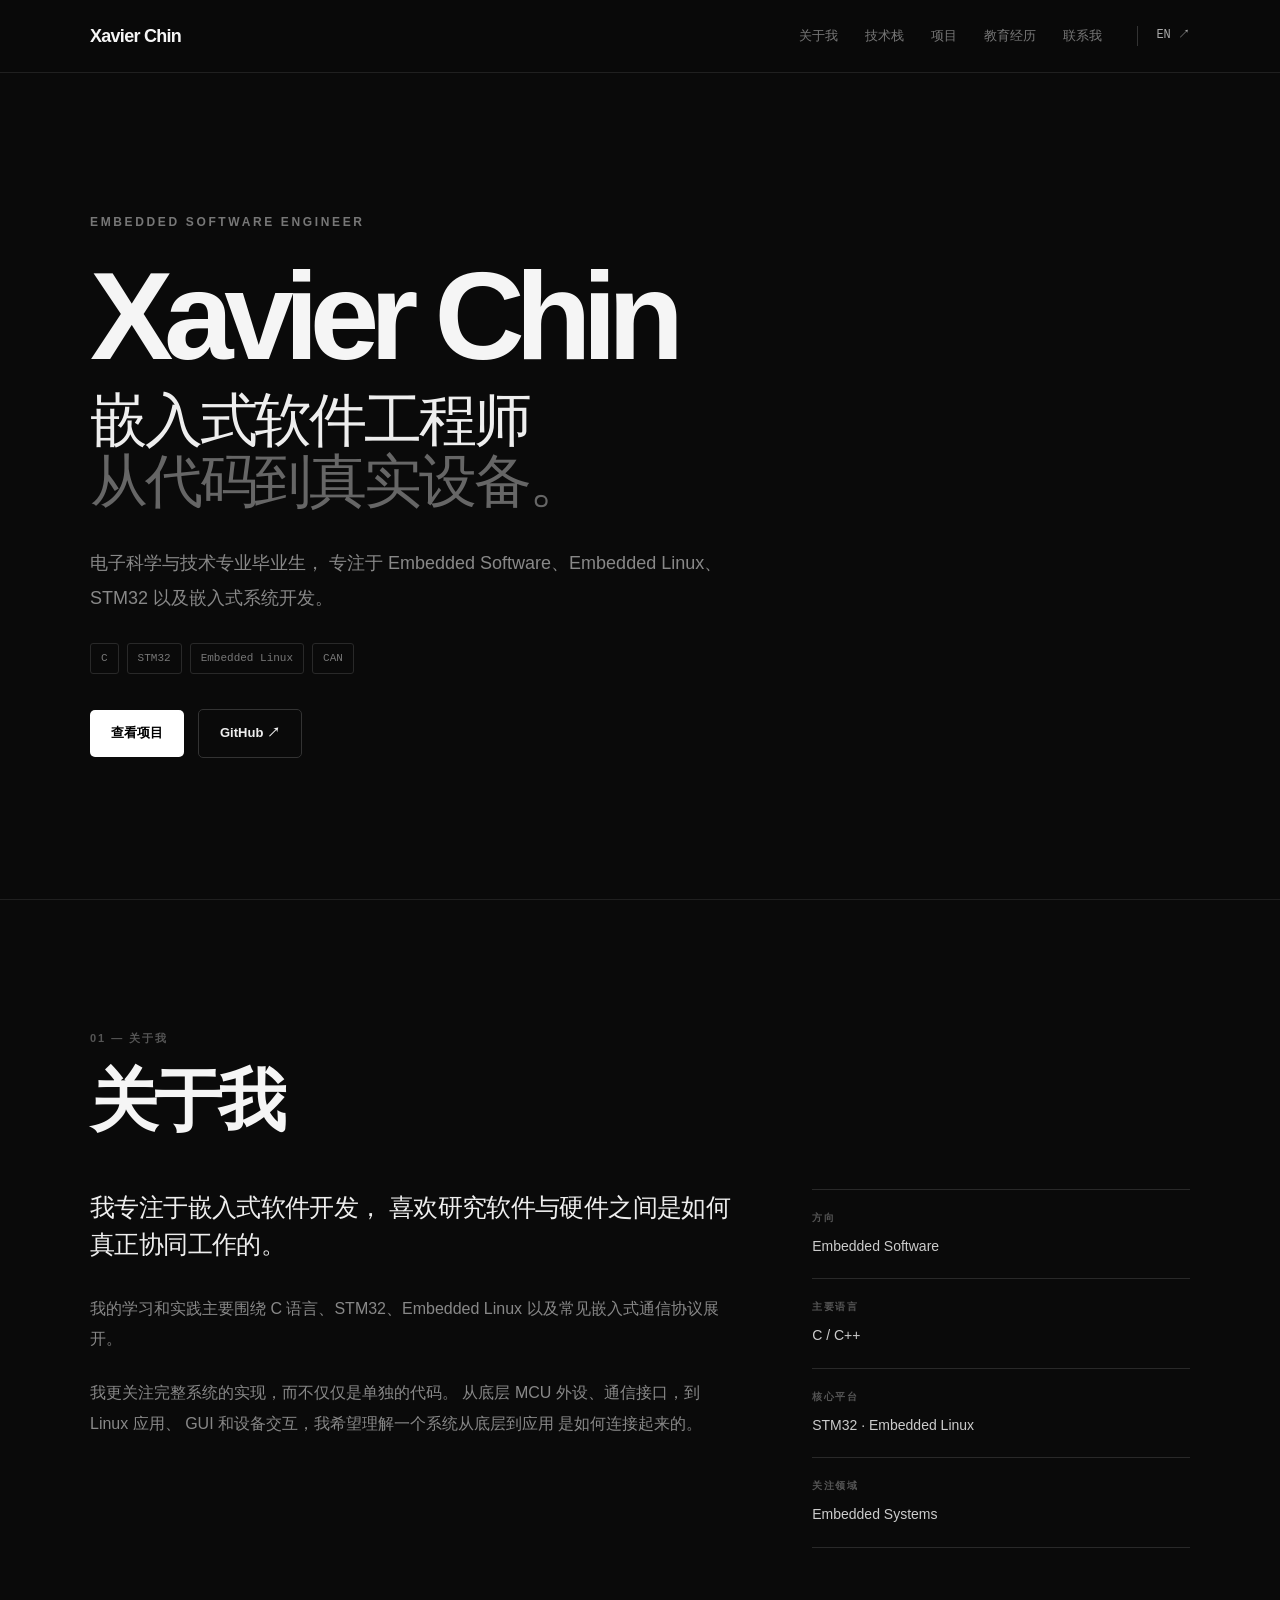
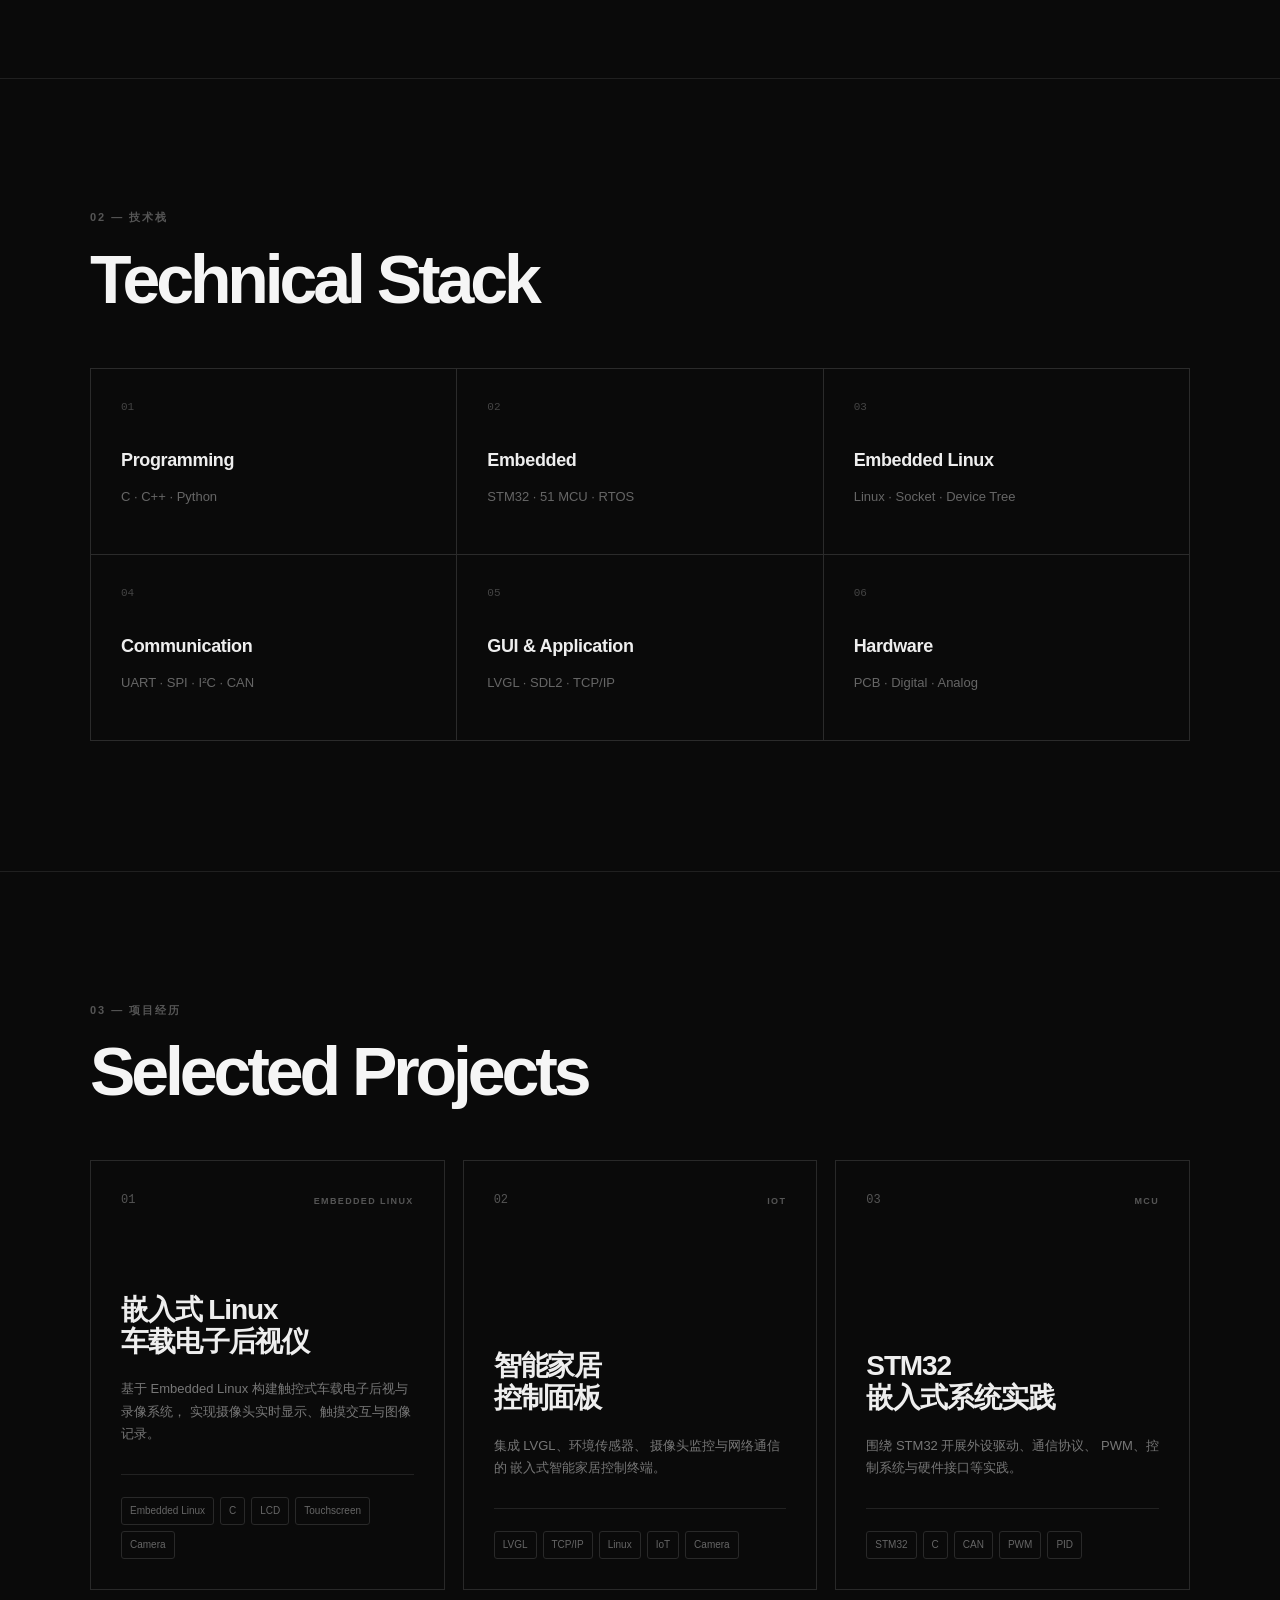
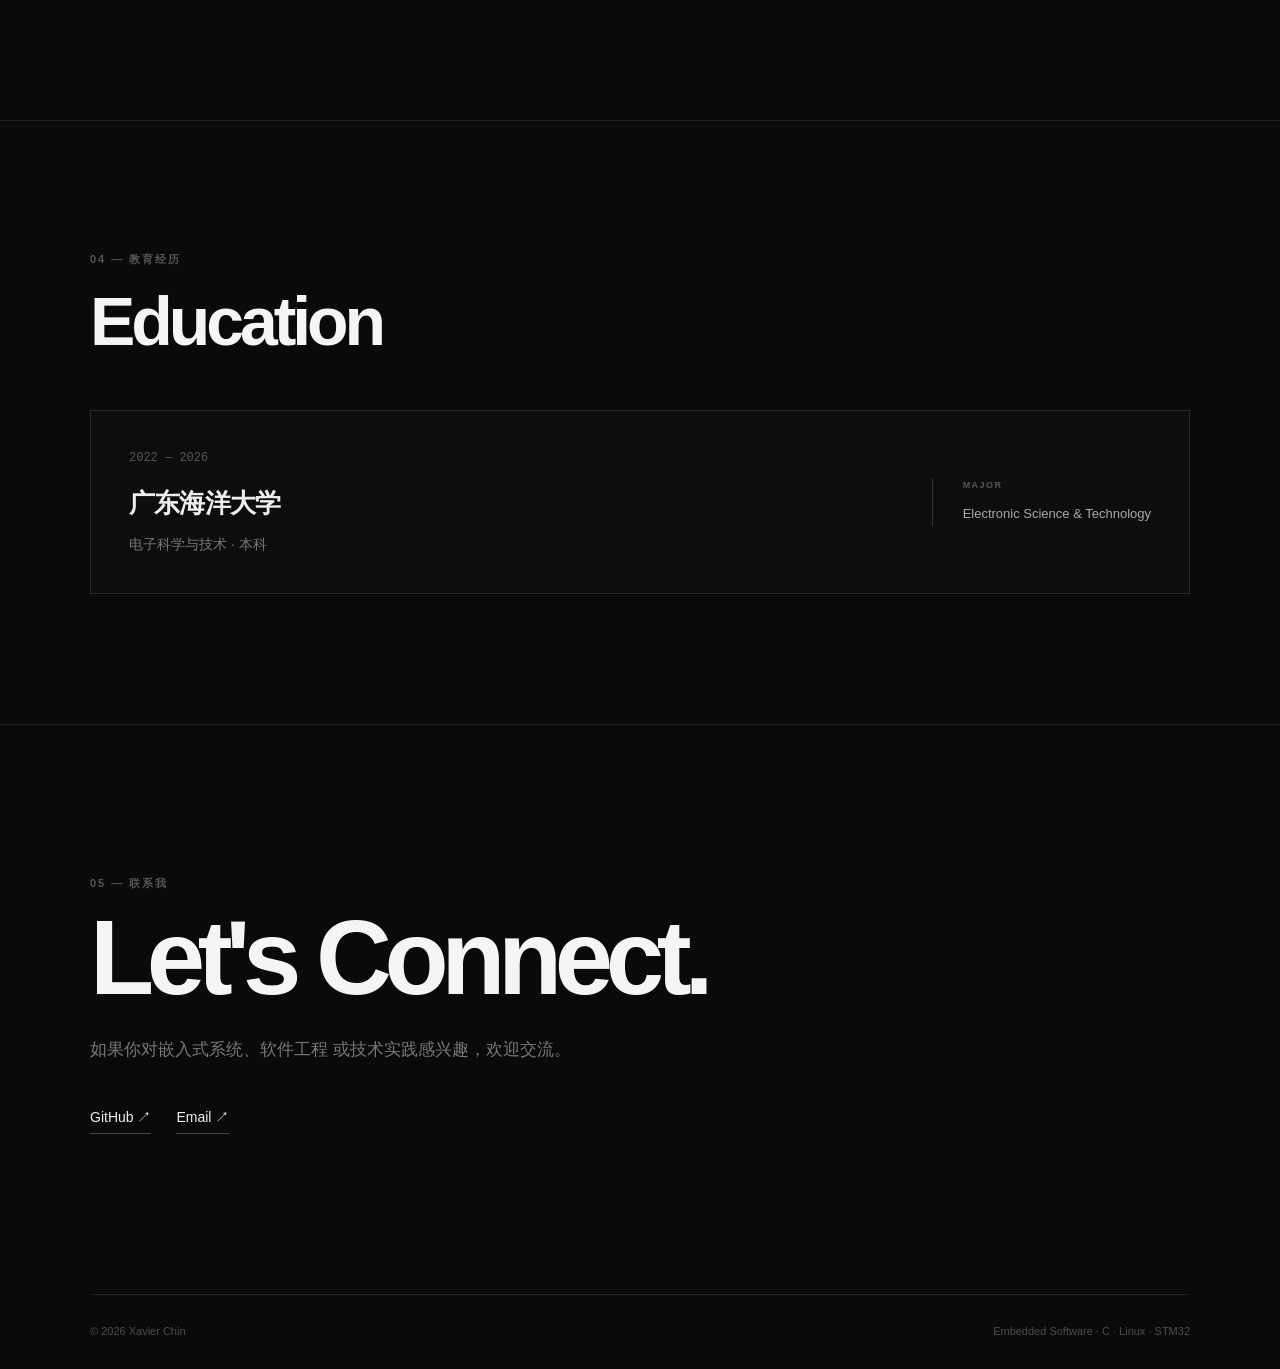
<file: index.html>
<!DOCTYPE html>
<html lang="zh-CN">

<head>
    <meta charset="UTF-8">

    <meta
        name="viewport"
        content="width=device-width, initial-scale=1.0"
    >

    <title>Xavier Chin | 嵌入式软件工程师</title>

    <meta
        name="description"
        content="Xavier Chin 的个人技术主页，专注于嵌入式软件、Embedded Linux、STM32 与通信协议。"
    >

    <link rel="stylesheet" href="style.css">
</head>


<body>

    <!-- =========================
         Navigation
    ========================== -->

    <nav class="navbar">

        <div class="nav-container">

            <a href="#" class="logo">
                Xavier Chin
            </a>


            <div class="nav-links">

                <a href="#about">
                    关于我
                </a>

                <a href="#skills">
                    技术栈
                </a>

                <a href="#projects">
                    项目
                </a>

                <a href="#education">
                    教育经历
                </a>

                <a href="#contact">
                    联系我
                </a>

                <a
                    href="en/"
                    class="language-switch"
                >
                    EN ↗
                </a>

            </div>

        </div>

    </nav>


    <!-- =========================
         Hero
    ========================== -->

    <header class="hero">

        <div class="hero-content">

            <p class="eyebrow">
                EMBEDDED SOFTWARE ENGINEER
            </p>


            <h1>
                Xavier Chin
            </h1>


            <h2>
                嵌入式软件工程师
                <br>
                <span>从代码到真实设备。</span>
            </h2>


            <p class="hero-description">

                电子科学与技术专业毕业生，
                专注于 Embedded Software、Embedded Linux、
                STM32 以及嵌入式系统开发。

            </p>


            <div class="hero-tech">

                <span>C</span>

                <span>STM32</span>

                <span>Embedded Linux</span>

                <span>CAN</span>

            </div>


            <div class="hero-buttons">

                <a
                    href="#projects"
                    class="button primary"
                >
                    查看项目
                </a>


                <a
                    href="https://github.com/ChinXavier"
                    class="button secondary"
                    target="_blank"
                    rel="noopener noreferrer"
                >
                    GitHub ↗
                </a>

            </div>

        </div>

    </header>


    <!-- =========================
         About
    ========================== -->

    <section id="about">

        <div class="container">

            <p class="section-label">
                01 — 关于我
            </p>


            <h2>
                关于我
            </h2>


            <div class="about-grid">


                <div class="about-main">

                    <p class="large-text">

                        我专注于嵌入式软件开发，
                        喜欢研究软件与硬件之间是如何真正协同工作的。

                    </p>


                    <p>

                        我的学习和实践主要围绕
                        C 语言、STM32、Embedded Linux
                        以及常见嵌入式通信协议展开。

                    </p>


                    <p>

                        我更关注完整系统的实现，而不仅仅是单独的代码。
                        从底层 MCU 外设、通信接口，到 Linux 应用、
                        GUI 和设备交互，我希望理解一个系统从底层到应用
                        是如何连接起来的。

                    </p>

                </div>


                <div class="about-side">


                    <div class="info-item">

                        <span>
                            方向
                        </span>

                        <strong>
                            Embedded Software
                        </strong>

                    </div>


                    <div class="info-item">

                        <span>
                            主要语言
                        </span>

                        <strong>
                            C / C++
                        </strong>

                    </div>


                    <div class="info-item">

                        <span>
                            核心平台
                        </span>

                        <strong>
                            STM32 · Embedded Linux
                        </strong>

                    </div>


                    <div class="info-item">

                        <span>
                            关注领域
                        </span>

                        <strong>
                            Embedded Systems
                        </strong>

                    </div>

                </div>

            </div>

        </div>

    </section>


    <!-- =========================
         Skills
    ========================== -->

    <section id="skills">

        <div class="container">

            <p class="section-label">
                02 — 技术栈
            </p>


            <h2>
                Technical Stack
            </h2>


            <div class="skills-grid">


                <div class="skill-card">

                    <span class="skill-number">
                        01
                    </span>

                    <h3>
                        Programming
                    </h3>

                    <p>
                        C · C++ · Python
                    </p>

                </div>


                <div class="skill-card">

                    <span class="skill-number">
                        02
                    </span>

                    <h3>
                        Embedded
                    </h3>

                    <p>
                        STM32 · 51 MCU · RTOS
                    </p>

                </div>


                <div class="skill-card">

                    <span class="skill-number">
                        03
                    </span>

                    <h3>
                        Embedded Linux
                    </h3>

                    <p>
                        Linux · Socket · Device Tree
                    </p>

                </div>


                <div class="skill-card">

                    <span class="skill-number">
                        04
                    </span>

                    <h3>
                        Communication
                    </h3>

                    <p>
                        UART · SPI · I²C · CAN
                    </p>

                </div>


                <div class="skill-card">

                    <span class="skill-number">
                        05
                    </span>

                    <h3>
                        GUI & Application
                    </h3>

                    <p>
                        LVGL · SDL2 · TCP/IP
                    </p>

                </div>


                <div class="skill-card">

                    <span class="skill-number">
                        06
                    </span>

                    <h3>
                        Hardware
                    </h3>

                    <p>
                        PCB · Digital · Analog
                    </p>

                </div>

            </div>

        </div>

    </section>


    <!-- =========================
         Projects
    ========================== -->

    <section id="projects">

        <div class="container">

            <p class="section-label">
                03 — 项目经历
            </p>


            <h2>
                Selected Projects
            </h2>


            <div class="projects-grid">


                <!-- Project 01 -->

                <article class="project-card">

                    <div class="project-top">

                        <span class="project-number">
                            01
                        </span>

                        <span class="project-type">
                            EMBEDDED LINUX
                        </span>

                    </div>


                    <div class="project-content">

                        <h3>
                            嵌入式 Linux
                            <br>
                            车载电子后视仪
                        </h3>


                        <p>

                            基于 Embedded Linux
                            构建触控式车载电子后视与录像系统，
                            实现摄像头实时显示、触摸交互与图像记录。

                        </p>

                    </div>


                    <div class="project-tags">

                        <span>Embedded Linux</span>

                        <span>C</span>

                        <span>LCD</span>

                        <span>Touchscreen</span>

                        <span>Camera</span>

                    </div>

                </article>


                <!-- Project 02 -->

                <article class="project-card">

                    <div class="project-top">

                        <span class="project-number">
                            02
                        </span>

                        <span class="project-type">
                            IOT
                        </span>

                    </div>


                    <div class="project-content">

                        <h3>
                            智能家居
                            <br>
                            控制面板
                        </h3>


                        <p>

                            集成 LVGL、环境传感器、
                            摄像头监控与网络通信的
                            嵌入式智能家居控制终端。

                        </p>

                    </div>


                    <div class="project-tags">

                        <span>LVGL</span>

                        <span>TCP/IP</span>

                        <span>Linux</span>

                        <span>IoT</span>

                        <span>Camera</span>

                    </div>

                </article>


                <!-- Project 03 -->

                <article class="project-card">

                    <div class="project-top">

                        <span class="project-number">
                            03
                        </span>

                        <span class="project-type">
                            MCU
                        </span>

                    </div>


                    <div class="project-content">

                        <h3>
                            STM32
                            <br>
                            嵌入式系统实践
                        </h3>


                        <p>

                            围绕 STM32
                            开展外设驱动、通信协议、
                            PWM、控制系统与硬件接口等实践。

                        </p>

                    </div>


                    <div class="project-tags">

                        <span>STM32</span>

                        <span>C</span>

                        <span>CAN</span>

                        <span>PWM</span>

                        <span>PID</span>

                    </div>

                </article>

            </div>

        </div>

    </section>


    <!-- =========================
         Education
    ========================== -->

    <section id="education">

        <div class="container">

            <p class="section-label">
                04 — 教育经历
            </p>


            <h2>
                Education
            </h2>


            <div class="education-card">


                <div>

                    <span class="education-year">
                        2022 — 2026
                    </span>


                    <h3>
                        广东海洋大学
                    </h3>


                    <p>
                        电子科学与技术 · 本科
                    </p>

                </div>


                <div class="education-detail">

                    <span>
                        MAJOR
                    </span>


                    <strong>
                        Electronic Science & Technology
                    </strong>

                </div>

            </div>

        </div>

    </section>


    <!-- =========================
         Contact
    ========================== -->

    <section id="contact">

        <div class="container">

            <p class="section-label">
                05 — 联系我
            </p>


            <h2>
                Let's Connect.
            </h2>


            <p class="section-text">

                如果你对嵌入式系统、软件工程
                或技术实践感兴趣，欢迎交流。

            </p>


            <div class="contact-links">


                <a
                    href="https://github.com/ChinXavier"
                    target="_blank"
                    rel="noopener noreferrer"
                >
                    GitHub ↗
                </a>


                <a
                    href="mailto:your-email@example.com"
                >
                    Email ↗
                </a>

            </div>

        </div>

    </section>


    <!-- =========================
         Footer
    ========================== -->

    <footer>

        <p>
            © 2026 Xavier Chin
        </p>


        <p>
            Embedded Software · C · Linux · STM32
        </p>

    </footer>


</body>

</html>
</file>
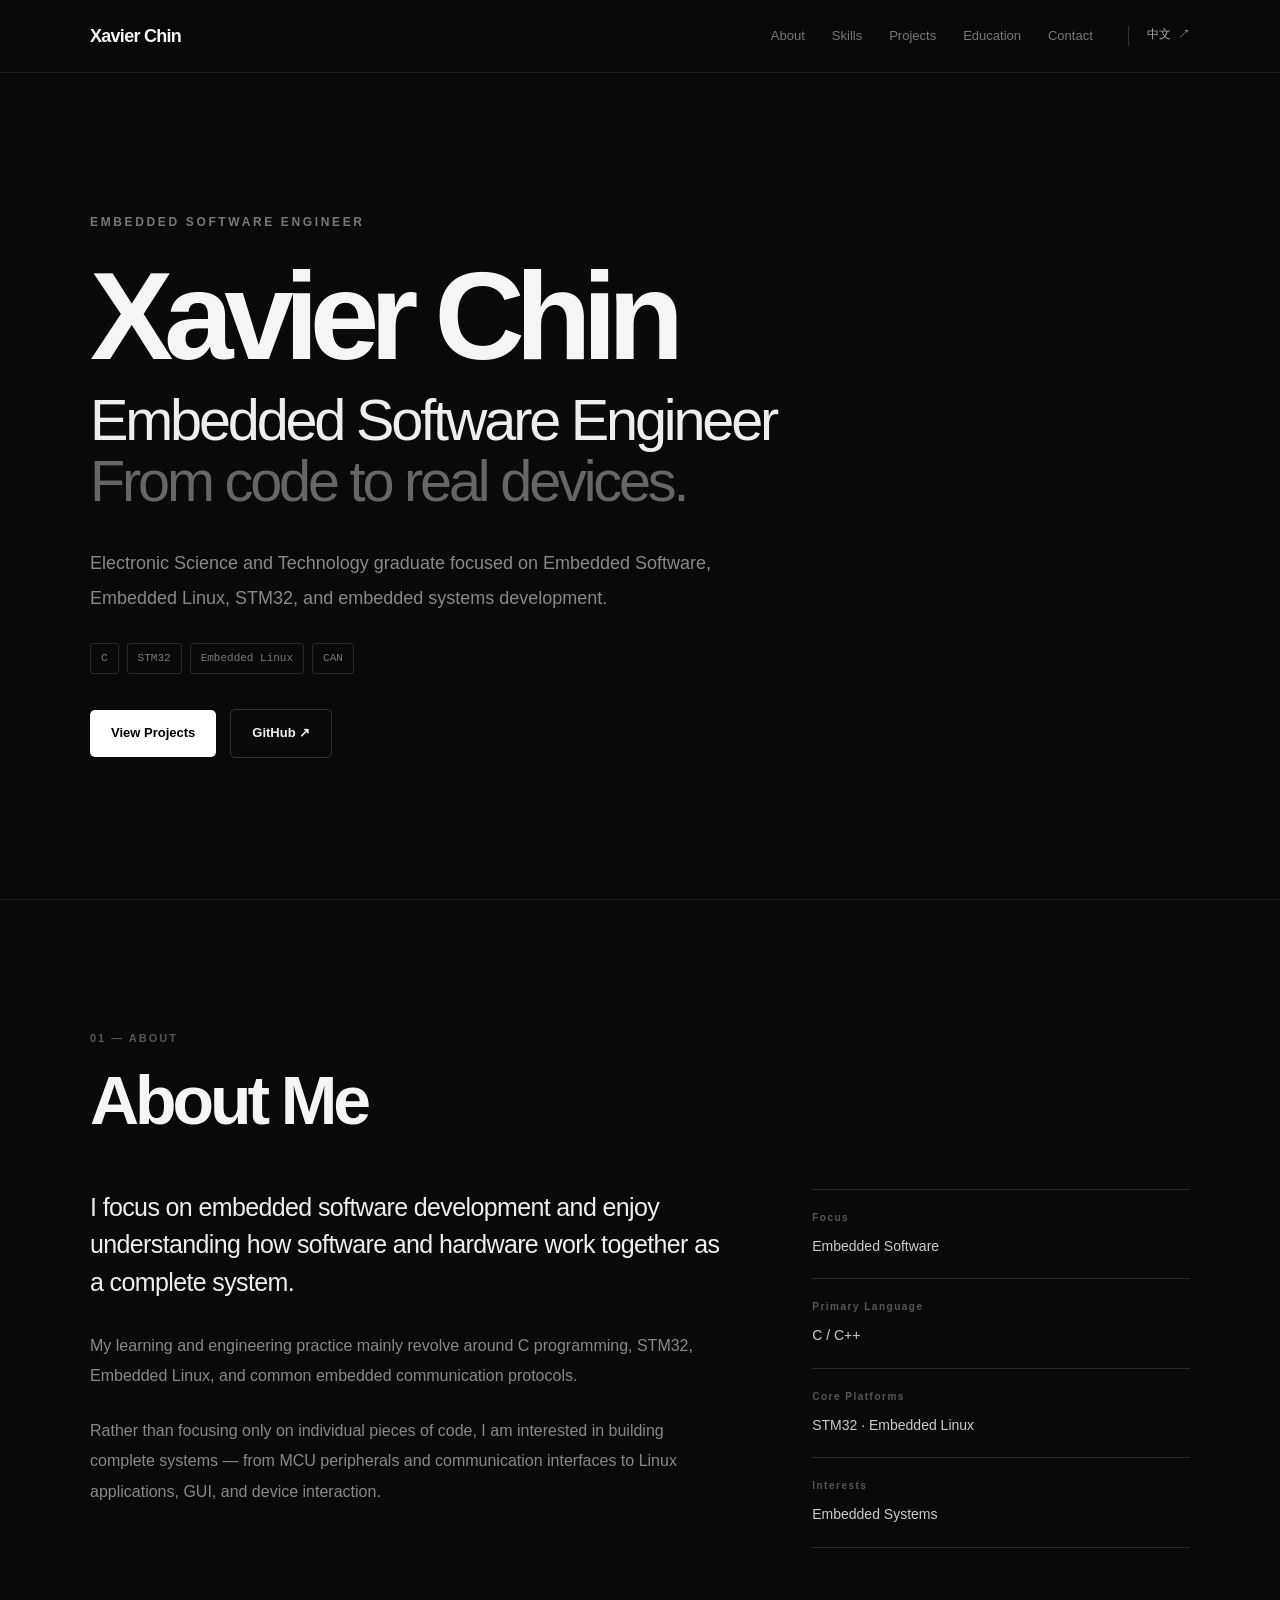
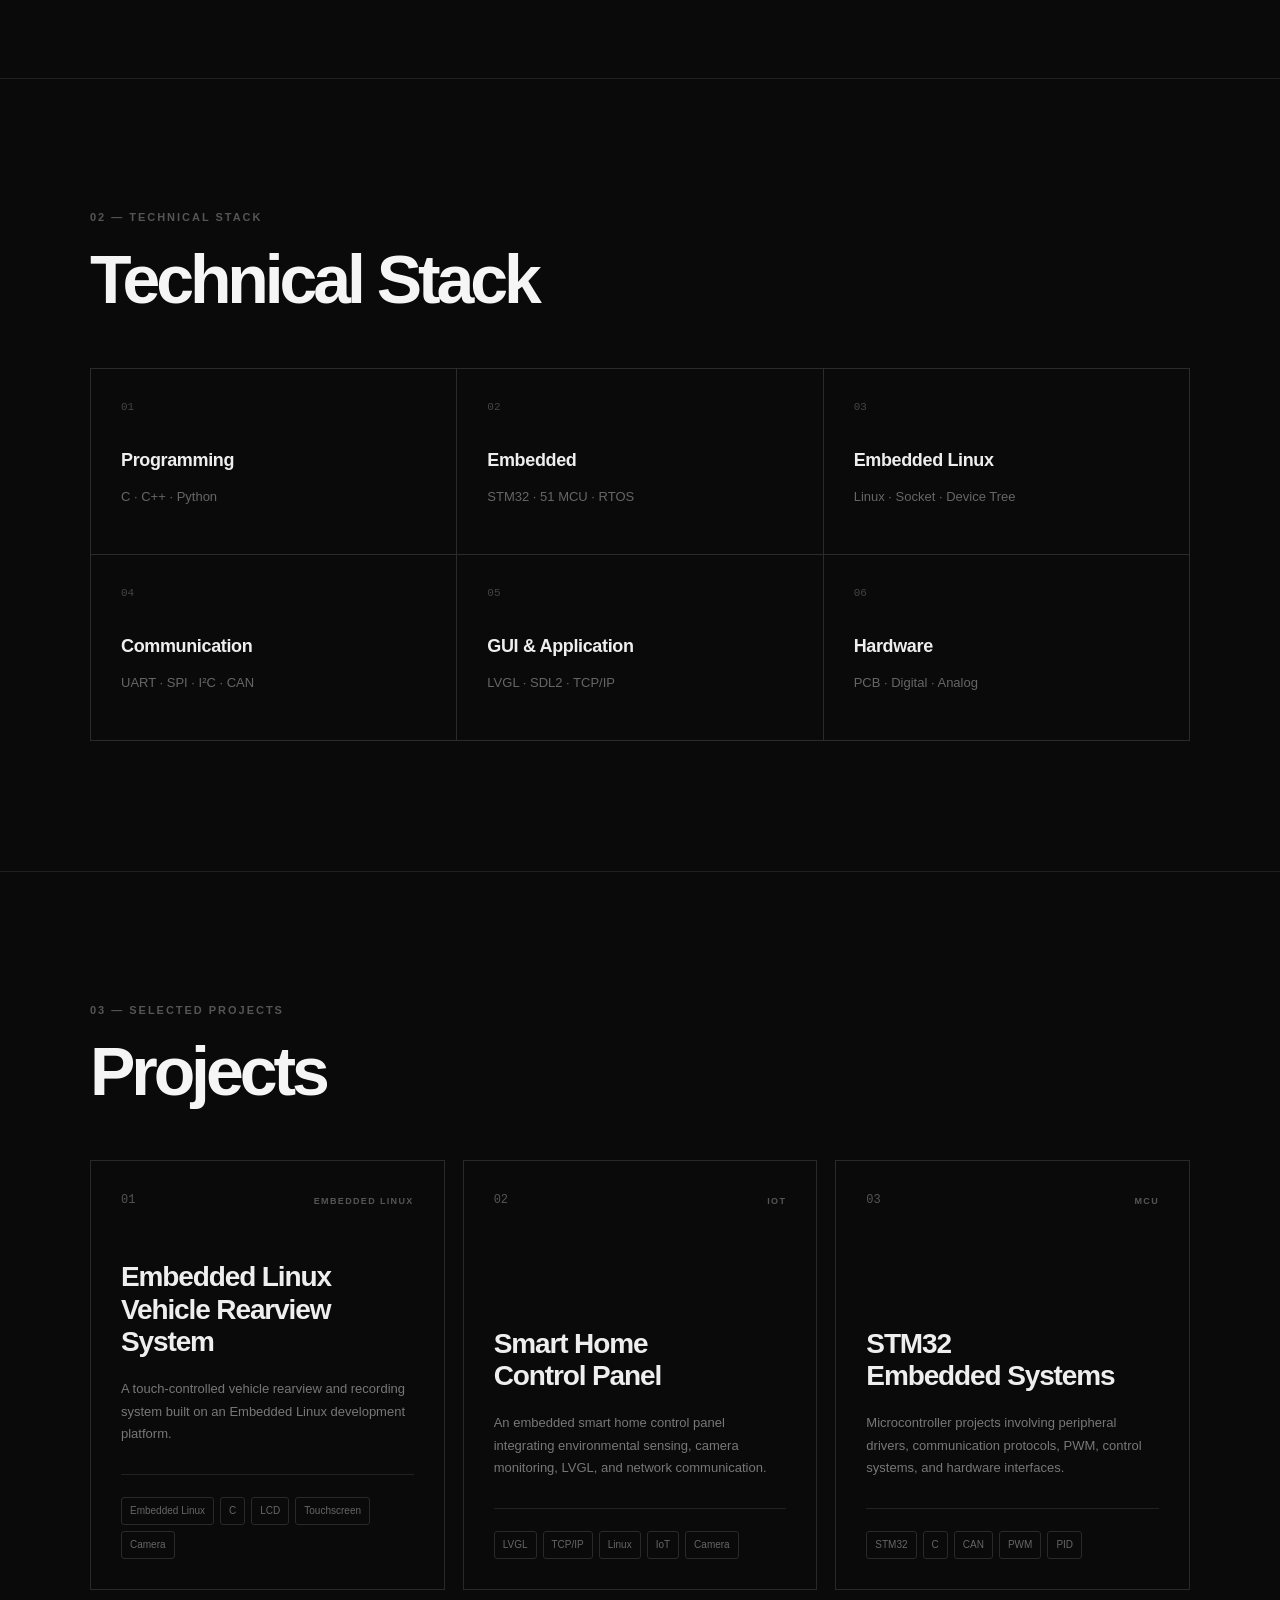
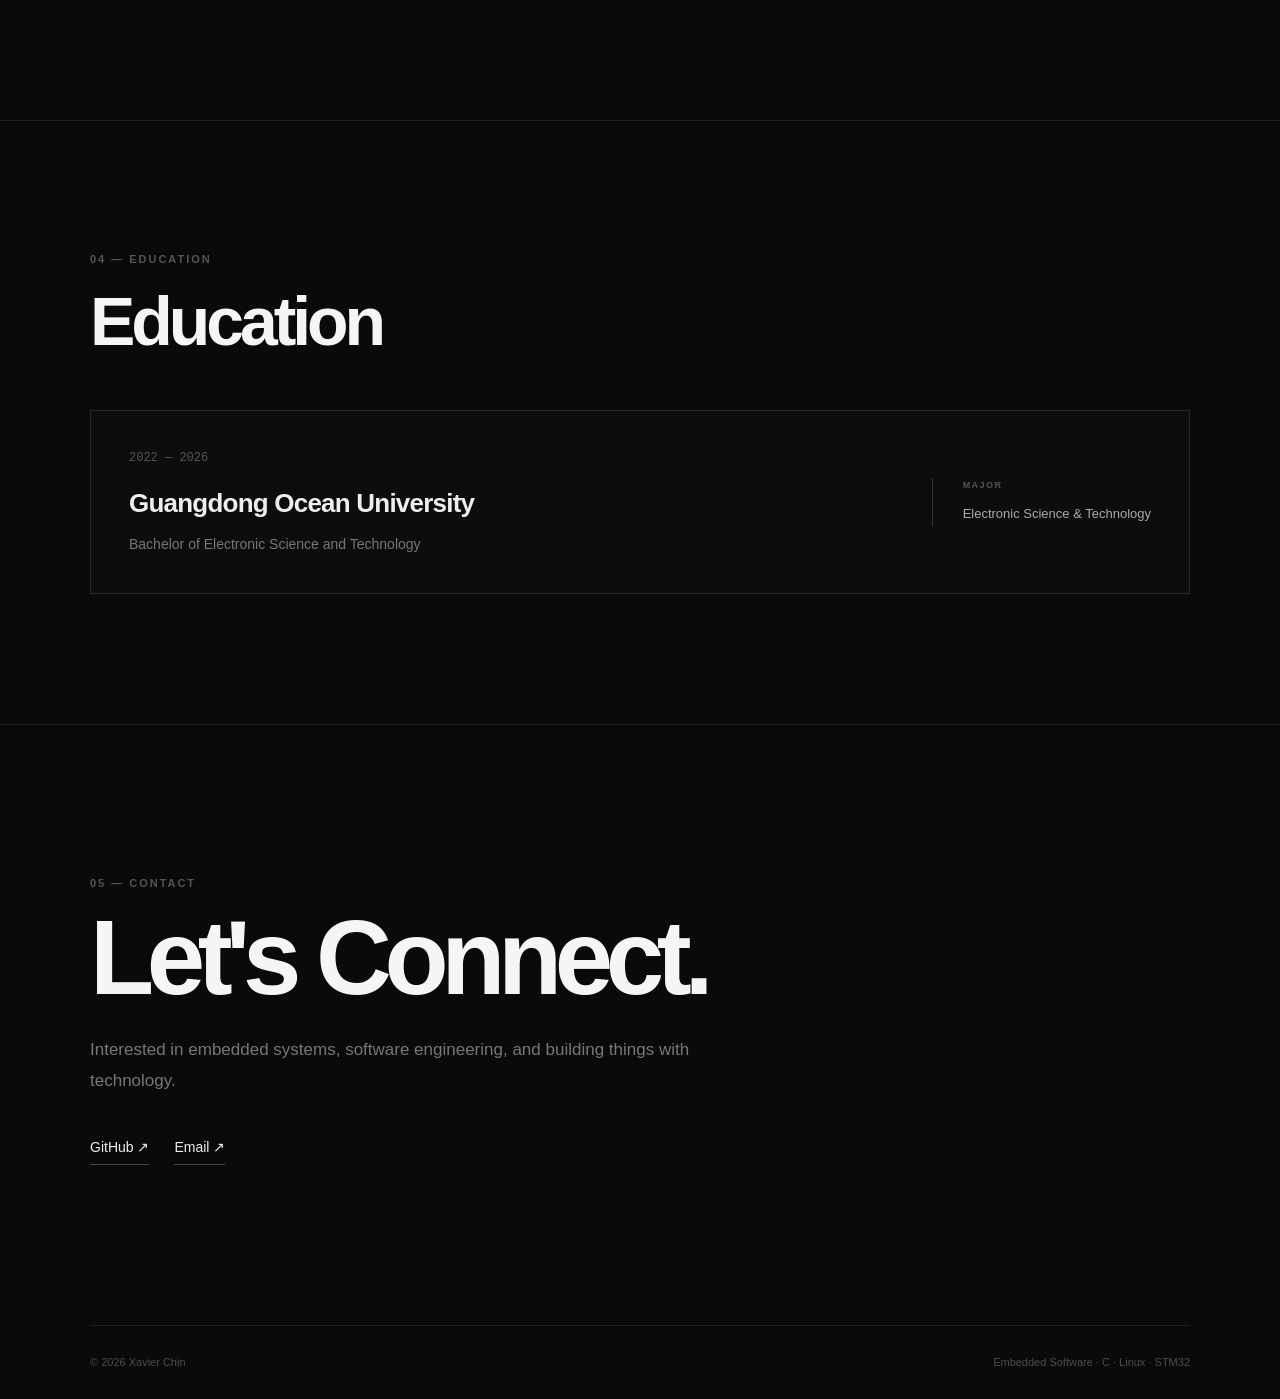
<file: en/index.html>
<!DOCTYPE html>
<html lang="en">

<head>

    <meta charset="UTF-8">

    <meta
        name="viewport"
        content="width=device-width, initial-scale=1.0"
    >

    <title>Xavier Chin | Embedded Software Engineer</title>

    <meta
        name="description"
        content="Xavier Chin — Embedded Software Engineer focused on C, STM32, Embedded Linux and communication protocols."
    >

    <link
        rel="stylesheet"
        href="../style.css"
    >

</head>


<body>


    <!-- =========================
         Navigation
    ========================== -->

    <nav class="navbar">

        <div class="nav-container">

            <a
                href="./"
                class="logo"
            >
                Xavier Chin
            </a>


            <div class="nav-links">

                <a href="#about">
                    About
                </a>

                <a href="#skills">
                    Skills
                </a>

                <a href="#projects">
                    Projects
                </a>

                <a href="#education">
                    Education
                </a>

                <a href="#contact">
                    Contact
                </a>


                <a
                    href="../"
                    class="language-switch"
                >
                    中文 ↗
                </a>

            </div>

        </div>

    </nav>


    <!-- =========================
         Hero
    ========================== -->

    <header class="hero">

        <div class="hero-content">


            <p class="eyebrow">
                EMBEDDED SOFTWARE ENGINEER
            </p>


            <h1>
                Xavier Chin
            </h1>


            <h2>

                Embedded Software Engineer
                <br>

                <span>
                    From code to real devices.
                </span>

            </h2>


            <p class="hero-description">

                Electronic Science and Technology graduate
                focused on Embedded Software, Embedded Linux,
                STM32, and embedded systems development.

            </p>


            <div class="hero-tech">

                <span>C</span>

                <span>STM32</span>

                <span>Embedded Linux</span>

                <span>CAN</span>

            </div>


            <div class="hero-buttons">


                <a
                    href="#projects"
                    class="button primary"
                >
                    View Projects
                </a>


                <a
                    href="https://github.com/ChinXavier"
                    class="button secondary"
                    target="_blank"
                    rel="noopener noreferrer"
                >
                    GitHub ↗
                </a>

            </div>

        </div>

    </header>


    <!-- =========================
         About
    ========================== -->

    <section id="about">

        <div class="container">


            <p class="section-label">
                01 — ABOUT
            </p>


            <h2>
                About Me
            </h2>


            <div class="about-grid">


                <div class="about-main">


                    <p class="large-text">

                        I focus on embedded software development
                        and enjoy understanding how software and
                        hardware work together as a complete system.

                    </p>


                    <p>

                        My learning and engineering practice mainly
                        revolve around C programming, STM32,
                        Embedded Linux, and common embedded
                        communication protocols.

                    </p>


                    <p>

                        Rather than focusing only on individual pieces
                        of code, I am interested in building complete
                        systems — from MCU peripherals and communication
                        interfaces to Linux applications, GUI, and
                        device interaction.

                    </p>

                </div>


                <div class="about-side">


                    <div class="info-item">

                        <span>
                            Focus
                        </span>

                        <strong>
                            Embedded Software
                        </strong>

                    </div>


                    <div class="info-item">

                        <span>
                            Primary Language
                        </span>

                        <strong>
                            C / C++
                        </strong>

                    </div>


                    <div class="info-item">

                        <span>
                            Core Platforms
                        </span>

                        <strong>
                            STM32 · Embedded Linux
                        </strong>

                    </div>


                    <div class="info-item">

                        <span>
                            Interests
                        </span>

                        <strong>
                            Embedded Systems
                        </strong>

                    </div>

                </div>

            </div>

        </div>

    </section>


    <!-- =========================
         Skills
    ========================== -->

    <section id="skills">

        <div class="container">


            <p class="section-label">
                02 — TECHNICAL STACK
            </p>


            <h2>
                Technical Stack
            </h2>


            <div class="skills-grid">


                <div class="skill-card">

                    <span class="skill-number">
                        01
                    </span>

                    <h3>
                        Programming
                    </h3>

                    <p>
                        C · C++ · Python
                    </p>

                </div>


                <div class="skill-card">

                    <span class="skill-number">
                        02
                    </span>

                    <h3>
                        Embedded
                    </h3>

                    <p>
                        STM32 · 51 MCU · RTOS
                    </p>

                </div>


                <div class="skill-card">

                    <span class="skill-number">
                        03
                    </span>

                    <h3>
                        Embedded Linux
                    </h3>

                    <p>
                        Linux · Socket · Device Tree
                    </p>

                </div>


                <div class="skill-card">

                    <span class="skill-number">
                        04
                    </span>

                    <h3>
                        Communication
                    </h3>

                    <p>
                        UART · SPI · I²C · CAN
                    </p>

                </div>


                <div class="skill-card">

                    <span class="skill-number">
                        05
                    </span>

                    <h3>
                        GUI & Application
                    </h3>

                    <p>
                        LVGL · SDL2 · TCP/IP
                    </p>

                </div>


                <div class="skill-card">

                    <span class="skill-number">
                        06
                    </span>

                    <h3>
                        Hardware
                    </h3>

                    <p>
                        PCB · Digital · Analog
                    </p>

                </div>

            </div>

        </div>

    </section>


    <!-- =========================
         Projects
    ========================== -->

    <section id="projects">

        <div class="container">


            <p class="section-label">
                03 — SELECTED PROJECTS
            </p>


            <h2>
                Projects
            </h2>


            <div class="projects-grid">


                <!-- Project 01 -->

                <article class="project-card">


                    <div class="project-top">

                        <span class="project-number">
                            01
                        </span>

                        <span class="project-type">
                            EMBEDDED LINUX
                        </span>

                    </div>


                    <div class="project-content">


                        <h3>

                            Embedded Linux
                            <br>
                            Vehicle Rearview System

                        </h3>


                        <p>

                            A touch-controlled vehicle rearview
                            and recording system built on an
                            Embedded Linux development platform.

                        </p>

                    </div>


                    <div class="project-tags">

                        <span>
                            Embedded Linux
                        </span>

                        <span>
                            C
                        </span>

                        <span>
                            LCD
                        </span>

                        <span>
                            Touchscreen
                        </span>

                        <span>
                            Camera
                        </span>

                    </div>

                </article>


                <!-- Project 02 -->

                <article class="project-card">


                    <div class="project-top">

                        <span class="project-number">
                            02
                        </span>

                        <span class="project-type">
                            IOT
                        </span>

                    </div>


                    <div class="project-content">


                        <h3>

                            Smart Home
                            <br>
                            Control Panel

                        </h3>


                        <p>

                            An embedded smart home control panel
                            integrating environmental sensing,
                            camera monitoring, LVGL, and
                            network communication.

                        </p>

                    </div>


                    <div class="project-tags">

                        <span>
                            LVGL
                        </span>

                        <span>
                            TCP/IP
                        </span>

                        <span>
                            Linux
                        </span>

                        <span>
                            IoT
                        </span>

                        <span>
                            Camera
                        </span>

                    </div>

                </article>


                <!-- Project 03 -->

                <article class="project-card">


                    <div class="project-top">

                        <span class="project-number">
                            03
                        </span>

                        <span class="project-type">
                            MCU
                        </span>

                    </div>


                    <div class="project-content">


                        <h3>

                            STM32
                            <br>
                            Embedded Systems

                        </h3>


                        <p>

                            Microcontroller projects involving
                            peripheral drivers, communication
                            protocols, PWM, control systems,
                            and hardware interfaces.

                        </p>

                    </div>


                    <div class="project-tags">

                        <span>
                            STM32
                        </span>

                        <span>
                            C
                        </span>

                        <span>
                            CAN
                        </span>

                        <span>
                            PWM
                        </span>

                        <span>
                            PID
                        </span>

                    </div>

                </article>

            </div>

        </div>

    </section>


    <!-- =========================
         Education
    ========================== -->

    <section id="education">

        <div class="container">


            <p class="section-label">
                04 — EDUCATION
            </p>


            <h2>
                Education
            </h2>


            <div class="education-card">


                <div>


                    <span class="education-year">
                        2022 — 2026
                    </span>


                    <h3>
                        Guangdong Ocean University
                    </h3>


                    <p>
                        Bachelor of Electronic Science and Technology
                    </p>

                </div>


                <div class="education-detail">


                    <span>
                        MAJOR
                    </span>


                    <strong>
                        Electronic Science & Technology
                    </strong>

                </div>

            </div>

        </div>

    </section>


    <!-- =========================
         Contact
    ========================== -->

    <section id="contact">

        <div class="container">


            <p class="section-label">
                05 — CONTACT
            </p>


            <h2>
                Let's Connect.
            </h2>


            <p class="section-text">

                Interested in embedded systems,
                software engineering, and building
                things with technology.

            </p>


            <div class="contact-links">


                <a
                    href="https://github.com/ChinXavier"
                    target="_blank"
                    rel="noopener noreferrer"
                >
                    GitHub ↗
                </a>


                <a
                    href="mailto:your-email@example.com"
                >
                    Email ↗
                </a>

            </div>

        </div>

    </section>


    <!-- =========================
         Footer
    ========================== -->

    <footer>


        <p>
            © 2026 Xavier Chin
        </p>


        <p>
            Embedded Software · C · Linux · STM32
        </p>


    </footer>


</body>

</html>
</file>
<file: style.css>
/* ========================================
   RESET
======================================== */

* {
    margin: 0;
    padding: 0;
    box-sizing: border-box;
}


html {
    scroll-behavior: smooth;
}


body {
    font-family:
        -apple-system,
        BlinkMacSystemFont,
        "Segoe UI",
        Roboto,
        Helvetica,
        Arial,
        sans-serif;

    background: #0a0a0a;

    color: #f5f5f5;

    line-height: 1.6;

    overflow-x: hidden;
}


a {
    color: inherit;
}


::selection {
    background: #ffffff;
    color: #000000;
}


/* ========================================
   CONTAINER
======================================== */

.container {
    width: min(1100px, 90%);

    margin: 0 auto;
}


section {
    padding: 130px 0;
}


/* ========================================
   NAVIGATION
======================================== */

.navbar {
    position: fixed;

    top: 0;
    left: 0;

    width: 100%;

    z-index: 1000;

    background: rgba(10, 10, 10, 0.84);

    backdrop-filter: blur(14px);

    -webkit-backdrop-filter: blur(14px);

    border-bottom: 1px solid #202020;
}


.nav-container {
    width: min(1100px, 90%);

    height: 72px;

    margin: 0 auto;

    display: flex;

    align-items: center;

    justify-content: space-between;
}


.logo {
    text-decoration: none;

    font-size: 18px;

    font-weight: 700;

    letter-spacing: -0.04em;
}


.nav-links {
    display: flex;

    align-items: center;

    gap: 27px;
}


.nav-links a {
    text-decoration: none;

    color: #777;

    font-size: 13px;

    transition: color 0.2s ease;
}


.nav-links a:hover {
    color: #ffffff;
}


.nav-links .language-switch {
    margin-left: 8px;

    padding-left: 18px;

    border-left: 1px solid #333;

    color: #aaa;

    font-family: monospace;

    font-size: 12px;
}


.nav-links .language-switch:hover {
    color: #fff;
}


/* ========================================
   HERO
======================================== */

.hero {
    min-height: 100vh;

    display: flex;

    align-items: center;

    padding-top: 72px;

    border-bottom: 1px solid #202020;
}


.hero-content {
    width: min(1100px, 90%);

    margin: 0 auto;
}


.eyebrow {
    margin-bottom: 28px;

    color: #777;

    font-size: 12px;

    font-weight: 700;

    letter-spacing: 0.22em;
}


.hero h1 {
    margin-bottom: 18px;

    font-size: clamp(64px, 10vw, 125px);

    line-height: 0.9;

    letter-spacing: -0.075em;
}


.hero h2 {
    max-width: 900px;

    margin-bottom: 35px;

    font-size: clamp(32px, 4.5vw, 58px);

    line-height: 1.05;

    letter-spacing: -0.055em;

    font-weight: 500;

    color: #eeeeee;
}


.hero h2 span {
    color: #666;
}


.hero-description {
    max-width: 680px;

    margin-bottom: 28px;

    color: #888;

    font-size: 18px;

    line-height: 1.9;
}


/* ========================================
   HERO TECH TAGS
======================================== */

.hero-tech {
    display: flex;

    flex-wrap: wrap;

    gap: 8px;

    margin-bottom: 35px;
}


.hero-tech span {
    padding: 6px 10px;

    border: 1px solid #292929;

    border-radius: 3px;

    color: #777;

    font-family: monospace;

    font-size: 11px;
}


/* ========================================
   BUTTONS
======================================== */

.hero-buttons {
    display: flex;

    align-items: center;

    gap: 14px;

    flex-wrap: wrap;
}


.button {
    display: inline-block;

    padding: 13px 21px;

    border-radius: 5px;

    text-decoration: none;

    font-size: 13px;

    font-weight: 600;

    transition:
        transform 0.2s ease,
        background 0.2s ease,
        border-color 0.2s ease;
}


.button:hover {
    transform: translateY(-2px);
}


.button.primary {
    background: #ffffff;

    color: #000000;
}


.button.primary:hover {
    background: #d8d8d8;
}


.button.secondary {
    border: 1px solid #333;

    color: #eeeeee;
}


.button.secondary:hover {
    background: #151515;

    border-color: #555;
}


/* ========================================
   SECTION TITLES
======================================== */

.section-label {
    margin-bottom: 18px;

    color: #555;

    font-size: 11px;

    font-weight: 700;

    letter-spacing: 0.18em;
}


.container > h2 {
    margin-bottom: 55px;

    font-size: clamp(40px, 6vw, 68px);

    line-height: 1;

    letter-spacing: -0.06em;
}


/* ========================================
   ABOUT
======================================== */

.about-grid {
    display: grid;

    grid-template-columns:
        minmax(0, 1.7fr)
        minmax(250px, 1fr);

    gap: 80px;

    align-items: start;
}


.about-main {
    max-width: 720px;
}


.about-main p {
    margin-bottom: 24px;

    color: #888;

    font-size: 16px;

    line-height: 1.9;
}


.about-main .large-text {
    margin-bottom: 30px;

    color: #eeeeee;

    font-size: 25px;

    line-height: 1.5;

    letter-spacing: -0.025em;
}


.about-side {
    border-top: 1px solid #292929;
}


.info-item {
    padding: 20px 0;

    border-bottom: 1px solid #292929;
}


.info-item span {
    display: block;

    margin-bottom: 7px;

    color: #555;

    font-size: 10px;

    font-weight: 700;

    letter-spacing: 0.15em;
}


.info-item strong {
    color: #ccc;

    font-size: 14px;

    font-weight: 500;
}


/* ========================================
   SKILLS
======================================== */

#skills {
    border-top: 1px solid #202020;

    border-bottom: 1px solid #202020;
}


.skills-grid {
    display: grid;

    grid-template-columns:
        repeat(3, 1fr);

    gap: 1px;

    background: #2b2b2b;

    border: 1px solid #2b2b2b;
}


.skill-card {
    min-height: 185px;

    padding: 30px;

    background: #0a0a0a;

    transition: background 0.25s ease;
}


.skill-card:hover {
    background: #131313;
}


.skill-number {
    display: block;

    margin-bottom: 30px;

    color: #444;

    font-size: 11px;

    font-family: monospace;
}


.skill-card h3 {
    margin-bottom: 12px;

    color: #eee;

    font-size: 18px;

    letter-spacing: -0.02em;
}


.skill-card p {
    color: #666;

    font-size: 13px;
}


/* ========================================
   PROJECTS
======================================== */

.projects-grid {
    display: grid;

    grid-template-columns:
        repeat(3, 1fr);

    gap: 18px;
}


.project-card {
    min-height: 430px;

    padding: 30px;

    border: 1px solid #292929;

    display: flex;

    flex-direction: column;

    background: #0a0a0a;

    transition:
        transform 0.25s ease,
        border-color 0.25s ease,
        background 0.25s ease;
}


.project-card:hover {
    transform: translateY(-5px);

    border-color: #4a4a4a;

    background: #0f0f0f;
}


.project-top {
    display: flex;

    justify-content: space-between;

    align-items: center;

    margin-bottom: 50px;
}


.project-number {
    color: #555;

    font-family: monospace;

    font-size: 12px;
}


.project-type {
    color: #555;

    font-size: 9px;

    font-weight: 700;

    letter-spacing: 0.15em;
}


.project-content {
    margin-top: auto;
}


.project-card h3 {
    margin-bottom: 20px;

    color: #eee;

    font-size: 28px;

    line-height: 1.15;

    letter-spacing: -0.04em;
}


.project-card p {
    margin-bottom: 28px;

    color: #777;

    font-size: 13px;

    line-height: 1.75;
}


.project-tags {
    display: flex;

    flex-wrap: wrap;

    gap: 6px;

    padding-top: 22px;

    border-top: 1px solid #222;
}


.project-tags span {
    padding: 5px 8px;

    border: 1px solid #292929;

    border-radius: 3px;

    color: #666;

    font-size: 10px;
}


/* ========================================
   EDUCATION
======================================== */

#education {
    border-top: 1px solid #202020;
}


.education-card {
    padding: 38px;

    display: flex;

    align-items: center;

    justify-content: space-between;

    gap: 40px;

    border: 1px solid #292929;

    background: #0d0d0d;
}


.education-year {
    display: block;

    margin-bottom: 15px;

    color: #555;

    font-family: monospace;

    font-size: 12px;
}


.education-card h3 {
    margin-bottom: 8px;

    color: #eee;

    font-size: 26px;

    letter-spacing: -0.03em;
}


.education-card p {
    color: #777;

    font-size: 14px;
}


.education-detail {
    padding-left: 30px;

    border-left: 1px solid #333;
}


.education-detail span {
    display: block;

    margin-bottom: 8px;

    color: #555;

    font-size: 9px;

    font-weight: 700;

    letter-spacing: 0.16em;
}


.education-detail strong {
    color: #aaa;

    font-size: 13px;

    font-weight: 500;
}


/* ========================================
   CONTACT
======================================== */

#contact {
    padding-top: 150px;

    padding-bottom: 160px;

    border-top: 1px solid #202020;
}


#contact h2 {
    margin-bottom: 30px;

    font-size: clamp(55px, 9vw, 105px);

    line-height: 0.9;

    letter-spacing: -0.07em;
}


.section-text {
    max-width: 600px;

    color: #777;

    font-size: 17px;

    line-height: 1.8;
}


.contact-links {
    display: flex;

    gap: 25px;

    margin-top: 40px;
}


.contact-links a {
    padding-bottom: 5px;

    border-bottom: 1px solid #444;

    color: #eee;

    text-decoration: none;

    font-size: 14px;

    transition:
        border-color 0.2s ease,
        color 0.2s ease;
}


.contact-links a:hover {
    border-color: #fff;

    color: #fff;
}


/* ========================================
   FOOTER
======================================== */

footer {
    width: min(1100px, 90%);

    margin: 0 auto;

    padding: 28px 0;

    display: flex;

    justify-content: space-between;

    gap: 20px;

    border-top: 1px solid #202020;

    color: #4d4d4d;

    font-size: 11px;
}


/* ========================================
   MOBILE
======================================== */

@media (max-width: 850px) {

    .nav-links {
        display: none;
    }


    section {
        padding: 90px 0;
    }


    .hero {
        min-height: 90vh;
    }


    .hero h1 {
        font-size: clamp(60px, 17vw, 95px);
    }


    .hero h2 {
        font-size: clamp(30px, 8vw, 48px);
    }


    .about-grid {
        grid-template-columns: 1fr;

        gap: 50px;
    }


    .skills-grid {
        grid-template-columns: repeat(2, 1fr);
    }


    .projects-grid {
        grid-template-columns: 1fr;
    }


    .project-card {
        min-height: 380px;
    }


    .education-card {
        flex-direction: column;

        align-items: flex-start;
    }


    .education-detail {
        width: 100%;

        padding-left: 0;

        padding-top: 20px;

        border-left: none;

        border-top: 1px solid #333;
    }


    #contact {
        padding-top: 100px;

        padding-bottom: 110px;
    }


    footer {
        flex-direction: column;
    }
}


/* ========================================
   SMALL MOBILE
======================================== */

@media (max-width: 500px) {

    .container,
    .hero-content,
    .nav-container,
    footer {
        width: 88%;
    }


    .skills-grid {
        grid-template-columns: 1fr;
    }


    .skill-card {
        min-height: 150px;
    }


    .project-card {
        padding: 25px;
    }


    .education-card {
        padding: 25px;
    }


    .hero-description {
        font-size: 16px;
    }


    .about-main .large-text {
        font-size: 21px;
    }
}
</file>
